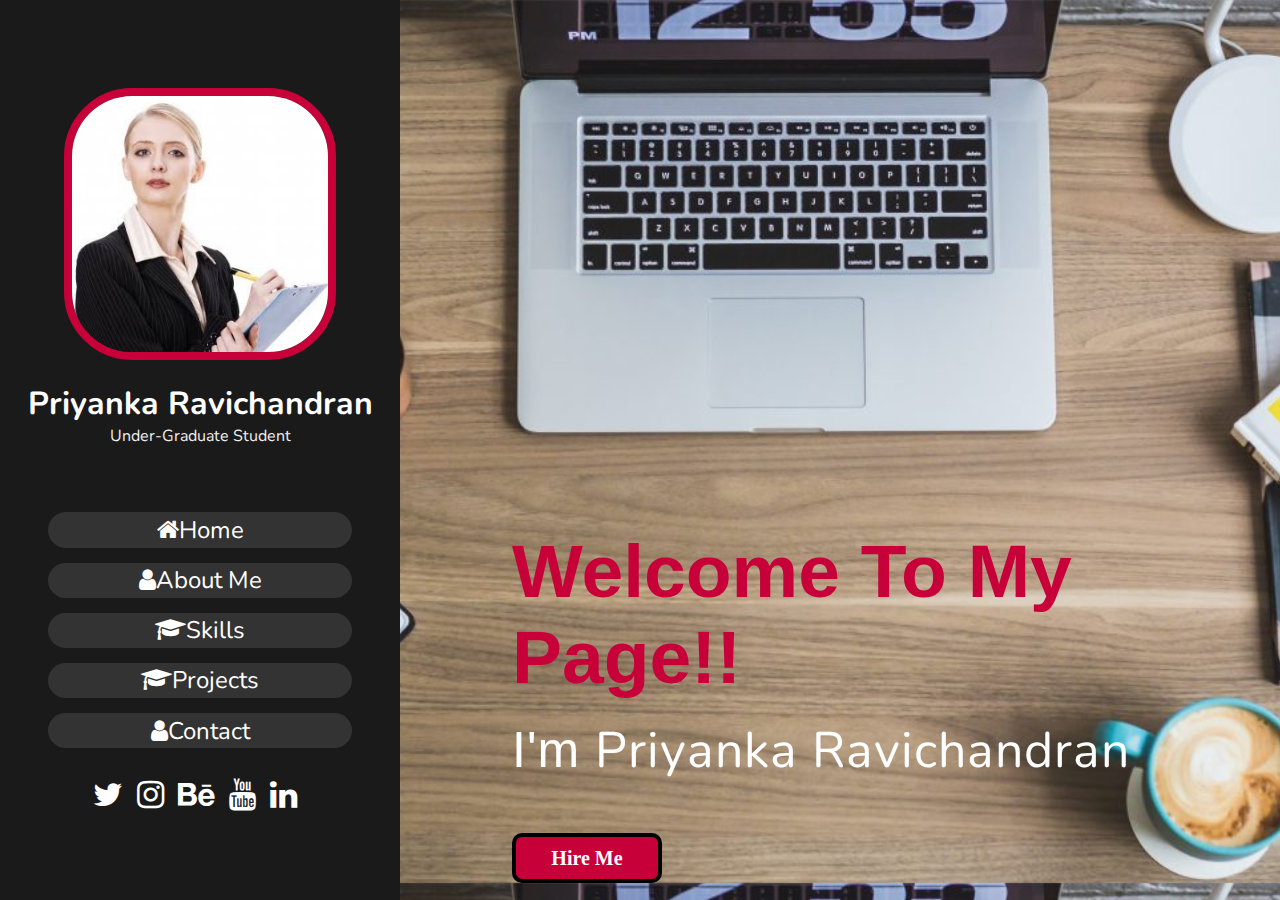
<file: Index.html>
<!DOCTYPE html>
<html lang="en">

<head>
    <meta charset="UTF-8">
    <meta http-equiv="X-UA-Compatible" content="IE=edge">
    <meta name="viewport" contents="width=device-width, initial-scale=1.0">
    <title>Home Page</title>
    <link rel="stylesheet" href="https://cdnjs.cloudflare.com/ajax/libs/font-awesome/5.15.2/css/all.min.css">
    <link rel="stylesheet" href="https://cdnjs.cloudflare.com/ajax/libs/font-awesome/4.7.0/css/font-awesome.min.css">
    <link rel="stylesheet" type="text/css" href="style.css">
    <link href='https://cdn.jsdelivr.net/npm/boxicons@2.0.5/css/boxicons.min.css' rel='stylesheet'>
    <link rel="stylesheet" href="https://cdnjs.cloudflare.com/ajax/libs/font-awesome/4.7.0/css/font-awesome.min.css">
</head>

<body style="background-image: url('picture.jpg'); background-size: cover;">
    <div class="homepage">
    <header>
        <div class="user">
            <img src="pro.jpeg" alt="">
            <h3 class="name">Priyanka Ravichandran</h3>
            <p class="post">Under-Graduate Student</p>
        </div>
        <nav class="navbar">
            <a href="#" class="logo"></a>
            <ul>
                <li class="active"><a href="Index.html"> <i class="fa fa-home"></i><span>Home</span></a></li>
                <li><a href="about.html"><i class="fa fa-user"></i><span>About Me</span></a></li>
                <li><a href="skills.html"><i class="fa fa-graduation-cap"></i><span>Skills</span></a></li>
                <li><a href="projects.html"><i class="fa fa-graduation-cap"></i><span>Projects</span></a></li>
                <li><a href="contact.html"><i class="fa fa-user"></i><span>Contact</span></a></li>
            </ul>
        </nav>
        <div class="social">
            <a href="#" class=""></a>
            <a href="#" class="fa fa-twitter fa-2x"></a>
            <a href="#" class="fa fa-instagram fa-2x"></a>
            <a href="#" class="fa fa-behance fa-2x"></a>
            <a href="#" class="fa fa-youtube fa-2x"></a>
            <a href="#" class="fa fa-linkedin fa-2x"></a>
        </div>
    </header>
    <div class="text-container">
        <p>Welcome to my page!!</p>
        <p>I'm <span>Priyanka Ravichandran</span></p>
        <button class="hire-btn">Hire me</button>
    </div>

    
    <script src="https://cdnjs.cloudflare.com/ajax/libs/jquery/3.6.0/jquery.min.js"></script>

    <script src="script.js"></script>
</div>
</body>

</html>
</file>
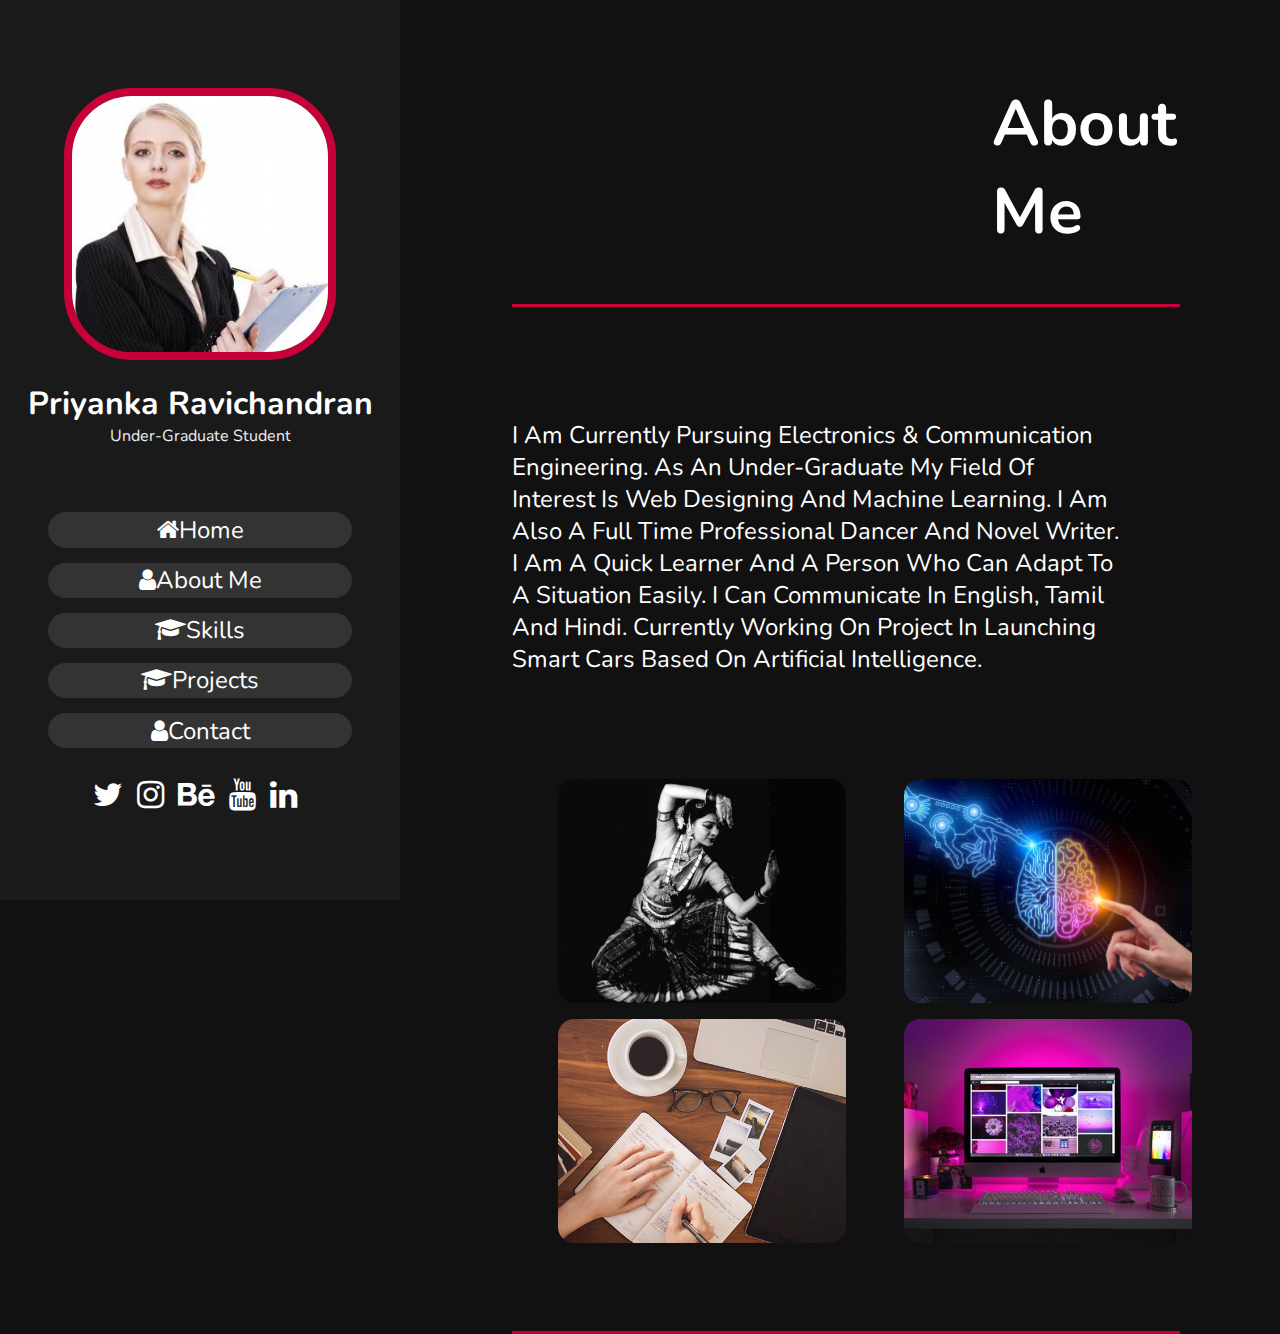
<file: about.html>
<!DOCTYPE html>
<html><head>


    <meta charset="UTF-8">
    <meta http-equiv="X-UA-Compatible" content="IE=edge">
    <meta name="viewport" contents="width=device-width, initial-scale=1.0">
    <title>About me</title>
    <link href='https://cdn.jsdelivr.net/npm/boxicons@2.0.5/css/boxicons.min.css' rel='stylesheet'>
    <link rel="stylesheet" href="https://cdnjs.cloudflare.com/ajax/libs/font-awesome/4.7.0/css/font-awesome.min.css">
    <link rel="stylesheet" href="https://cdnjs.cloudflare.com/ajax/libs/font-awesome/5.15.2/css/all.min.css">
    <link rel="stylesheet" type="text/css" href="style.css">
    <link rel="stylesheet" href="https://cdnjs.cloudflare.com/ajax/libs/font-awesome/4.7.0/css/font-awesome.min.css">
</head>


<body>
    <div class="aboutme">
    <header>
        <div class="user">
            <img src="pro.jpeg" alt="">
            <h3 class="name">Priyanka Ravichandran</h3>
            <p class="post">Under-Graduate Student</p>
        </div>
        <nav class="navbar">
            <a href="#" class="logo"></a>
            <ul>
                <li class="active"><a href="Index.html"> <i class="fa fa-home"></i><span>Home</span></a></li>
                <li><a href="about.html"><i class="fa fa-user"></i><span>About me</span></a></li>
                <li><a href="skills.html"><i class="fa fa-graduation-cap"></i><span>Skills</span></a></li>
                <li><a href="projects.html"><i class="fa fa-graduation-cap"></i><span>Projects</span></a></li>
                <li><a href="contact.html"><i class="fa fa-user"></i><span>Contact</span></a></li>
            </ul>
        </nav>
        <div class="social">
            <a href="#" class=""></a>
            <a href="#" class="fa fa-twitter fa-2x"></a>
            <a href="#" class="fa fa-instagram fa-2x"></a>
            <a href="#" class="fa fa-behance fa-2x"></a>
            <a href="#" class="fa fa-youtube fa-2x"></a>
            <a href="#" class="fa fa-linkedin fa-2x"></a>
        </div>
    </header>

    <div class="abouts" id="about">
        <h1> <span>about</span> me </h1>
        <hr style="color: var(--pink);">

    </div>
    <hr class="hr">
    <div class="information1">
        <p>I am currently pursuing Electronics & Communication Engineering.
            As an Under-Graduate my field of interest is Web Designing and Machine Learning. 
            I am also a full time Professional Dancer and Novel writer. I am a quick learner
            and a person who can adapt to a situation easily. I can communicate in English, Tamil 
            and Hindi. Currently working on project in Launching Smart cars based on Artificial Intelligence.

        </p>
    </div>
    <section class="portfolio" id="portfolio">
        <div class="box-container">

            <div class="box">
                <img src="dance.jpg" alt="">
            </div>

            <div class="box">
                <img src="ai.jpg" alt="">
            </div>

            <div class="box">
                <img src="writing.png" alt="">
            </div>

            <div class="box">
                <img src="Web.jpeg" alt="">
            </div>
            
        </div>
    </section>
    <hr class="hr" style="margin-top: 5rem;">
</div>
    <script src="https://cdnjs.cloudflare.com/ajax/libs/jquery/3.6.0/jquery.min.js"></script>
    <script src="script.js"></script>
</body>

</html>
</file>
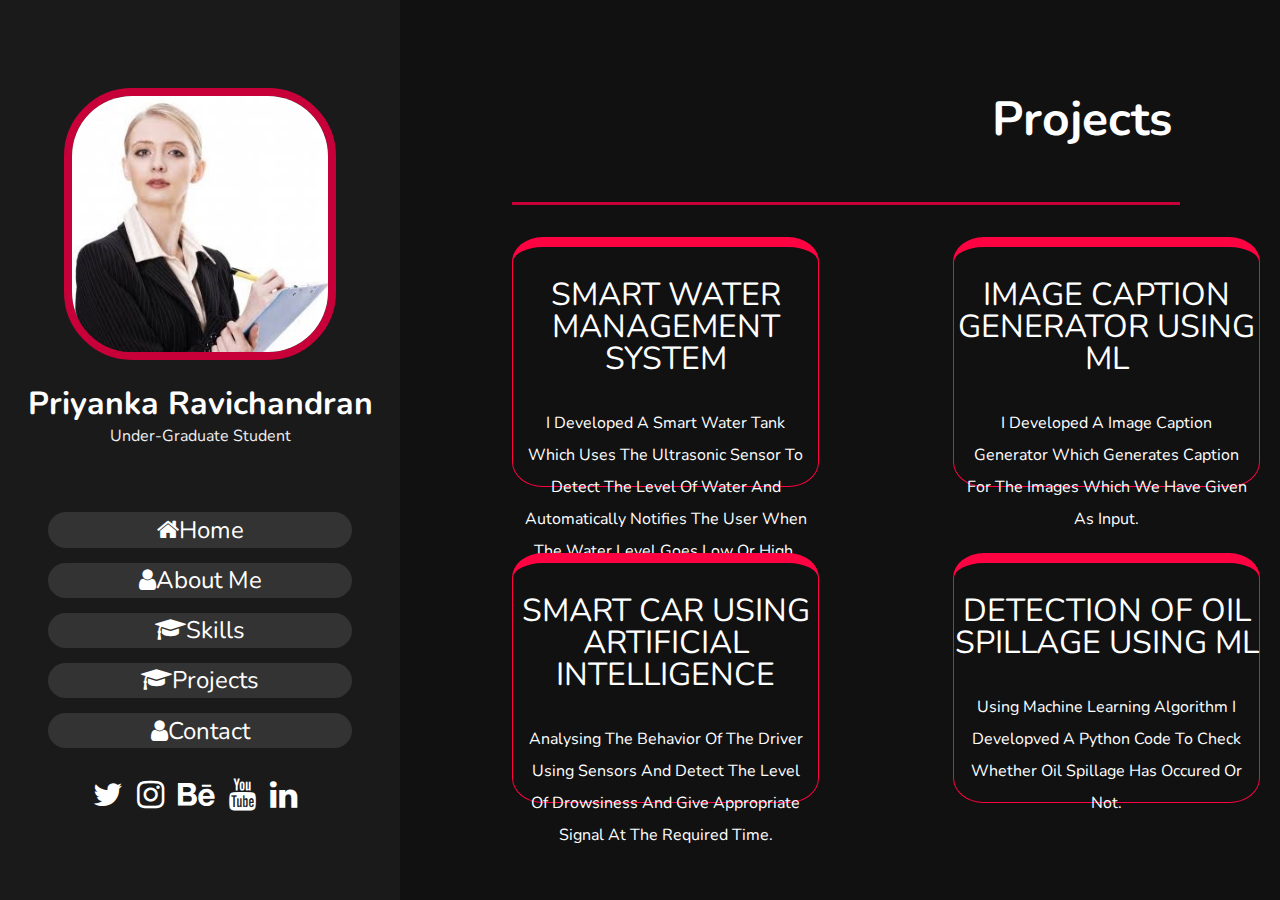
<file: projects.html>
<!DOCTYPE html>
<html lang="en">

<head>
    <meta charset="UTF-8">
    <meta http-equiv="X-UA-Compatible" content="IE=edge">
    <meta name="viewport" contents="width=device-width, initial-scale=1.0">
    <title>Projects</title>
    <link href='https://cdn.jsdelivr.net/npm/boxicons@2.0.5/css/boxicons.min.css' rel='stylesheet'>
    
    <link rel="stylesheet" href="https://cdnjs.cloudflare.com/ajax/libs/font-awesome/4.7.0/css/font-awesome.min.css"><link rel="stylesheet" href="https://cdnjs.cloudflare.com/ajax/libs/font-awesome/5.15.2/css/all.min.css">
    <link rel="stylesheet" type="text/css" href="style.css">
    <link rel="stylesheet" href="https://cdnjs.cloudflare.com/ajax/libs/font-awesome/4.7.0/css/font-awesome.min.css">
</head>

<body>
  <header>
    <div class="user">
      <img src="pro.jpeg" alt="">
      <h3 class="name">Priyanka Ravichandran</h3>
      <p class="post">Under-Graduate Student</p>
    </div>
        <nav class="navbar">
        <a href="#" class="logo"></a>
        <ul>
            <li class="active"><a href="Index.html"> <i class="fa fa-home"></i><span>Home</span></a></li>
            <li><a href="about.html"><i class="fa fa-user"></i><span>About Me</span></a></li>
            <li><a href="skills.html"><i class="fa fa-graduation-cap"></i><span>Skills</span></a></li>
            <li><a href="projects.html"><i class="fa fa-graduation-cap"></i><span>Projects</span></a></li>
            <li><a href="contact.html"><i class="fa fa-user"></i><span>Contact</span></a></li>
        </ul>
    </nav>
    <div class="social">
        <a href="#" class=""></a>
        <a href="#" class="fa fa-twitter fa-2x"></a>
        <a href="#" class="fa fa-instagram fa-2x"></a>
        <a href="#" class="fa fa-behance fa-2x"></a>
        <a href="#" class="fa fa-youtube fa-2x"></a>
        <a href="#" class="fa fa-linkedin fa-2x"></a>
    </div>
    </header>

    <div class="cov1" id="project">
        <h1 style="margin-top: -4rem;">Projects</h1><br><br><br>
        <hr class="hr">
        <div class="pro" style="margin-left: 0px;"> 
            <p>SMART WATER MANAGEMENT SYSTEM</p><br> 
            <p>I developed a smart water tank which uses the ultrasonic sensor to detect the level of water and automatically notifies the user when the water level goes low or high.</p> 
            </div>
            <div class="pro"  style="margin-left: 130px"> 
            <p>IMAGE CAPTION GENERATOR USING ML</p><br> 
            <p>I developed a image caption generator which generates caption for the images which we have given as input.</p>   
        </div> 
        <br><br><br><br>
        <div class="pro"> 
            <p>SMART CAR USING ARTIFICIAL INTELLIGENCE</p><br> 
            <p>Analysing the behavior of the driver using sensors and detect the level of drowsiness and give appropriate signal at the required time. </p>   
        </div> 
        <div class="pro"  style="margin-left: 130px"> 
            <p>DETECTION OF OIL SPILLAGE USING ML</p><br> 
            <p>Using Machine Learning Algorithm I developved a python code to check whether oil spillage has occured or not.</p>   
        </div> 
    </div>
</div>


<script src="https://cdnjs.cloudflare.com/ajax/libs/jquery/3.6.0/jquery.min.js"></script>


<script src="script.js"></script>
</body>

</html>
</file>
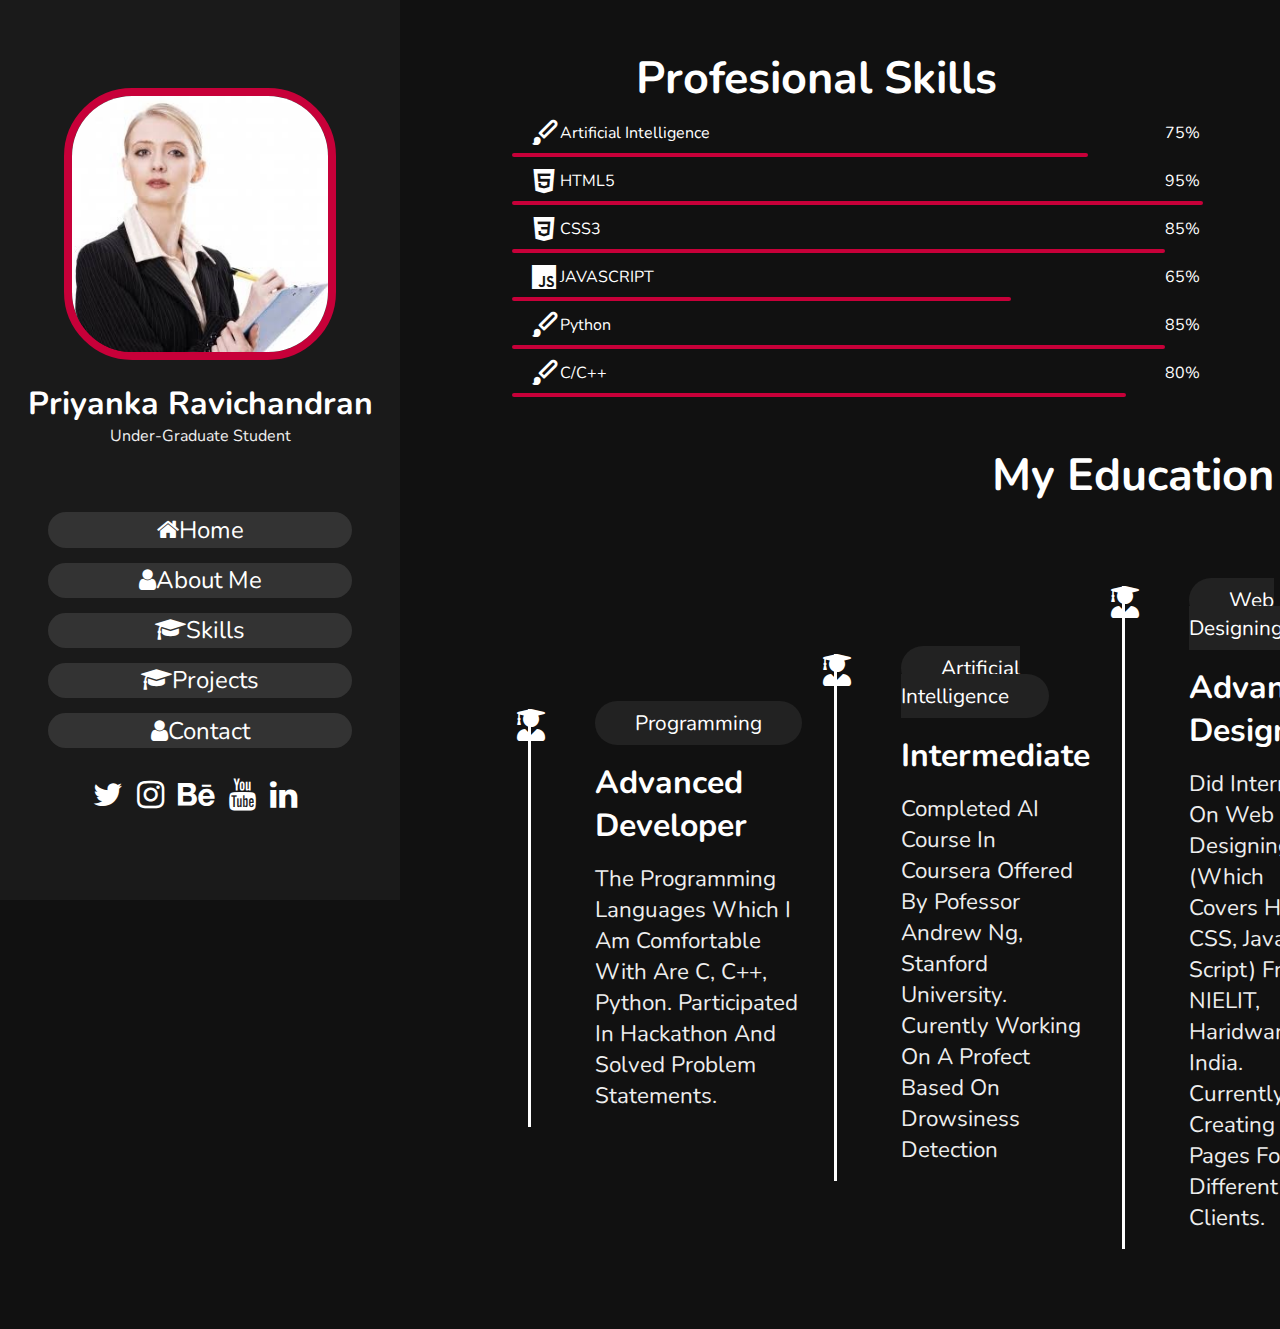
<file: skills.html>
<!DOCTYPE html>
<html lang="en">

<head>
    <meta charset="UTF-8">
    <meta http-equiv="X-UA-Compatible" content="IE=edge">
    <meta name="viewport" contents="width=device-width, initial-scale=1.0">
    <title>Skills</title>
    <link href='https://cdn.jsdelivr.net/npm/boxicons@2.0.5/css/boxicons.min.css' rel='stylesheet'>
    <link rel="stylesheet" href="https://cdnjs.cloudflare.com/ajax/libs/font-awesome/4.7.0/css/font-awesome.min.css">
    <link rel="stylesheet" href="https://cdnjs.cloudflare.com/ajax/libs/font-awesome/5.15.2/css/all.min.css">
    <link rel="stylesheet" type="text/css" href="style.css">
    <link rel="stylesheet" href="https://cdnjs.cloudflare.com/ajax/libs/font-awesome/4.7.0/css/font-awesome.min.css">
</head>

<body>
  <header>
    <div class="user">
      <img src="pro.jpeg" alt="">
      <h3 class="name">Priyanka Ravichandran</h3>
      <p class="post">Under-Graduate Student</p>
    </div>
        <nav class="navbar">
        <a href="#" class="logo"></a>
        <ul>
            <li class="active"><a href="Index.html"> <i class="fa fa-home"></i><span>Home</span></a></li>
            <li><a href="about.html"><i class="fa fa-user"></i><span>About Me</span></a></li>
            <li><a href="skills.html"><i class="fa fa-graduation-cap"></i><span>Skills</span></a></li>
            <li><a href="projects.html"><i class="fa fa-graduation-cap"></i><span>Projects</span></a></li>
            <li><a href="contact.html"><i class="fa fa-user"></i><span>Contact</span></a></li>
        </ul>
    </nav>
    <div class="social">
        <a href="#" class=""></a>
        <a href="#" class="fa fa-twitter fa-2x"></a>
        <a href="#" class="fa fa-instagram fa-2x"></a>
        <a href="#" class="fa fa-behance fa-2x"></a>
        <a href="#" class="fa fa-youtube fa-2x"></a>
        <a href="#" class="fa fa-linkedin fa-2x"></a>
    </div>
    </header>
    
            <section class="skills section" id="skills">
                <div class="skills_container bd-grid">          
                    <div>
                        <h2 class="skills_subtitle" style="margin-left: -10rem;">Profesional Skills</h2>
                        <div class="skills_data">
                            <div class="skills_names">
                                <i class='bx bxs-paint skills_icon'></i>
                                <span class="skills_name">Artificial Intelligence</span>
                            </div>
                            <div class="skills_bar skills_ai">
                                
                            </div>
                            <div>
                                <span class="skills_percentage">75%</span>
                            </div>
                        </div>
                        <div class="skills_data">
                            <div class="skills_names">
                                <i class='bx bxl-html5 skills_icon'></i>
                                <span class="skills_name">HTML5</span>
                            </div>
                            <div class="skills_bar skills_html">

                            </div>
                            <div>
                                <span class="skills_percentage">95%</span>
                            </div>
                        </div>
                        <div class="skills_data">
                            <div class="skills_names">
                                <i class='bx bxl-css3 skills_icon'></i>
                                <span class="skills_name">CSS3</span>
                            </div>
                            <div class="skills_bar skills_css">
                                
                            </div>
                            <div>
                                <span class="skills_percentage">85%</span>
                            </div>
                        </div>
                        <div class="skills_data">
                            <div class="skills_names">
                                <i class='bx bxl-javascript skills_icon' ></i>
                                <span class="skills_name">JAVASCRIPT</span>
                            </div>
                            <div class="skills_bar skills_js">
                                
                            </div>
                            <div>
                                <span class="skills_percentage">65%</span>
                            </div>
                        </div>
                        <div class="skills_data">
                            <div class="skills_names">
                                <i class='bx bxs-paint skills_icon'></i>
                                <span class="skills_name">Python</span>
                            </div>
                            <div class="skills_bar skills_python">
                                
                            </div>
                            <div>
                                <span class="skills_percentage">85%</span>
                            </div>
                        </div>
                        
                        <div class="skills_data">
                            <div class="skills_names">
                                <i class='bx bxs-paint skills_icon'></i>
                                <span class="skills_name">C/C++</span>
                            </div>
                            <div class="skills_bar skills_c">
                                
                            </div>
                            <div>
                                <span class="skills_percentage">80%</span>
                            </div>
                        </div>
                    </div>
                    
                </div>
            </section>


            <section class="education" id="education">

                <h1 class="heading"> my <span>education</span> </h1>
                <div class="box-container">                
                    <div class="box">
                        <i class="fas fa-user-graduate"></i>
                        <span>Programming</span>
                        <h3>Advanced Developer</h3>
                        <p>The Programming languages which I am comfortable with are C, C++, Python. Participated in Hackathon and solved problem statements.</p>
                    </div>
                
                    <div class="box">
                        <i class="fas fa-user-graduate"></i>
                        <span>Artificial Intelligence</span>
                        <h3>Intermediate</h3>
                        <p>Completed AI course in Coursera offered by Pofessor Andrew Ng, Stanford University. Curently working on a profect based on Drowsiness Detection</p>
                    </div>
                    <div class="box">
                        <i class="fas fa-user-graduate"></i>
                        <span>Web Designing</span>
                        <h3>Advanced Designer</h3>
                        <p>Did internship on Web Designing (which covers HTML, CSS, Java script) from NIELIT, Haridwar, India. Currently creating web pages for different clients. </p>
                    </div>                
                </div>
                
                </section>
                
<script src="https://cdnjs.cloudflare.com/ajax/libs/jquery/3.6.0/jquery.min.js"></script>

<script src="script.js"></script>
</body>

</html>
</file>
<file: style.css>
@import url('https://fonts.googleapis.com/css2?family=Nunito:wght@200;300;400;600&display=swap');


:root{
    --pink:#C70039;
}



body{
    background:#111;
    overflow-x: hidden;
    padding-left: 32rem;
    
}

*{
    font-family: 'Nunito', sans-serif;
    margin:0; padding:0;
    box-sizing: border-box;
    text-decoration: none;
    outline: none; border:none;
    text-transform: capitalize;
    transition: all .2s linear;
}


header{
    position: fixed;
    top:0; left:0;
    z-index: 1000;
    height:100%;
    width:25rem;
    background:#1a1a1a;
    display: flex;
    align-items: center;
    justify-content: center;
    flex-flow: column;
    text-align: center;
    
}

header .user img{
    height:17rem;
    width:17rem;
    border-radius: 25%;
    object-fit: cover;
    margin-bottom: 1rem;
    border:.5rem solid var(--pink);
}
header .user .name{
    font-size: 2.0rem;
    color:#fff;
}

header .user .post{
    font-size: 1rem;
    color:#eee;
    margin-bottom: 3rem;
}
header .navbar{
    width:100%;
}

header .navbar ul{
    list-style: none;
    padding:1rem 3rem;
}
header .navbar ul li a{
    display: block;
    padding:0.1rem;
    margin:0.1rem 0;
    background:#333;
    color:#fff;
    margin-bottom: 15px;
    font-size: 1.5rem;
    border-radius: 2.5rem;
}

header .navbar ul li a:hover{
    background:var(--pink);
}

.text-container{
    
    margin-top: 15rem;
    color:white;
}
.text-container button{
    width:150px;
    height:50px;
    border-radius:10px;
    font-family:calibri;
    font-weight: bold;
    font-size: 20px;
    outline: none;
}
.text-container p:nth-child(1){
    font-family:sans-serif;
    font-weight: bold;
    font-size:75px;
    margin-top: 33rem;
    margin-bottom: 1rem;
    color: var(--pink);
}
.text-container p:nth-child(2){
    font-family:Arial, Helvetica, sans-serif;
    /*font-weight: bold;*/
    letter-spacing: 1px;
    
    font-size:50px;
}

.hire-btn{
    margin-top: 3rem;
    border:4px solid black;;
    color:white;
    background-color:var(--pink);
}
button:active{
    transform:scale(1.1);
}

.fa-behance{
    color: white;
    margin-right: 10px;
}
.fa-twitter{
    color: white;
    margin-right: 10px;
}
.fa-youtube{
    color: white;
    margin-right: 10px;
}
.fa-linkedin{
    color: white;
    margin-right: 10px;
}
.fa-instagram{
    color: white;
    margin-right: 10px;
}
.social :hover{
    color: var(--pink);
}
.typed {
    color: #fff;
    padding-bottom: 4px;
    letter-spacing: 1px;
    border-bottom: 3px solid #149ddd;
  }

/*about page*/
.information1{
    /*position: relative;*/
    padding-top: 5rem;
    border: 2px white;
    margin-top: 2rem;
    color: white;
    font-size: 1.5rem;
    line-height: 2rem;
    padding-right: 10rem;
    margin-bottom: 6rem;
}
.hr{
    height:3px;
    border-width:0;
    color:var(--pink);
    margin-right: 100px;
    background-color:var(--pink);
}
#about {
    font-size: 2rem;
    color: white;
    margin-top: 5rem;
    padding-left: 30rem;
    margin-bottom: 3rem;
}

.portfolio .box-container{
    display: flex;
    align-items: center;
    justify-content: center;
    flex-wrap: wrap;
    padding:1rem 1rems;
    /*padding-left: 0;
    margin-left: 0px;
*/}

.portfolio .box-container .box{
    height: 14rem;
    width:18rem;
    border-radius: 1rem;
    margin:0.5rem;
    overflow: hidden;
    margin-right: 3.1rem;
    cursor: pointer;
}


.portfolio .box-container .box img{

    height:100%;
    width:100%;
    object-fit: cover;
}

.portfolio .box-container .box:hover img{
    transform: scale(1.2);
}


/* skills*/
.skills_container{
    row-gap: 3rem;
    text-align: center;
  }
  .skills_subtitle{
    margin-top: 3rem;
    font-size: 45px;
    color:white;
    margin-left: -3rem;
  }
  .skills_data{
    display: flex;
    justify-content: space-between;
    align-items: center;
    position: relative;
    padding: .5rem 1rem;
    border-radius: .5rem;
    padding-right: 5rem;

  }
  .skills_icon{
    font-size: 2rem;
    margin-right: var(--mb-2);
    color: white;
  }
  .skills_names{
    display: flex;
    align-items: center;
    color: white;
  }
  .skills_names :hover{
    color: var(--pink);
  }
  .skills_bar{
    position: absolute;
    left: 0;
    bottom: 0;
    background-color:var(--pink);
    height: .25rem;
    border-radius: .5rem;
}
  .skills_percentage{
      color:white;
  }
  .skills_html{
    width: 90%;
  }
  .skills_css{
    width: 85%;
  }
  .skills_js{
    width: 65%;
  }
  .skills_python{
    width: 85%;
  }
  .skills_ai{
    width: 75%;
  }
  .skills_c{
    width: 80%;
  }
  

  .education .box-container{
    display: flex;
    align-items: center;
    justify-content: space-around;
   /* flex-wrap: wrap;*/
    padding:1rem 0;
    padding-left: -1rem;
}

.education .box-container .box{
    width:27rem;
    margin:4rem 1rem;
    padding-left: 4rem;
    border-left: .2rem solid #fff;
    position: relative;
}

.education .box-container .box span{
    font-size: 1.3rem;
    background:#222;
    color:#fff;
    border-radius: 5rem;
    padding:.5rem 2.5rem;
}

.education .box-container .box h3{
    font-size: 2rem;
    color:#fff;
    padding-top: 1.5rem;
}

.education .box-container .box p{
    font-size: 1.4rem;
    color:#eee;
    padding: 1rem 0;
}

.education .box-container .box i{
    position: absolute;
    top:-1.5rem; left:-2.5rem;
    height:5rem;
    width: 5rem;
    border-radius: 50%;
    line-height: 5rem;
    text-align: center;
    font-size: 2rem;
    color:#fff;
}
.education .heading{
    margin-top: 3rem;
    margin-left: 30rem;
    font-size: 45px;
    color:white;
}

/* PROJECTS */
.cov1{
    margin-top:150px;  
    }
.cov1 .pro p:nth-child(1){
    color:white;
    font-size: 2rem;
    margin-top: 2rem;
}
.cov1 .pro p:nth-child(3){

    color:white;
    padding-left: 10px;
    padding-right: 10px;
}
.cov1 h1{
    color:White;
    font-size: 3rem;
    margin-top: 2rem;
    padding-left: 30rem;
}
.cov1 h1:hover{
    color:var(--pink);

}
.cov1 .hr{
    margin-top: -1rem;
    margin-bottom: 2rem;
}

.intern h1{
    color:var(--pink);
    font-size: 3rem;
    margin-top: 2rem;
}

.pro{
        display:inline-block;
        vertical-align:top;
        border:1px solid  rgb(255, 2, 65);
        width:40%;
        height:250px;
        border-radius:10%;
        border-top:10px solid rgb(255, 2, 65);
        text-align:center;
        line-height: 2rem;
      }


/*CONTACT SECTION*/

@import url("https://fonts.googleapis.com/css2?family=Poppins:wght@100;200;300;400;500;600;700;800&display=swap");

* {
  margin: 0;
  padding: 0;
  box-sizing: border-box;
}

input,
textarea {
  font-family: "Poppins", sans-serif;
}

.container {
  position: relative;
  width: 100%;
  min-height: 100vh;
  padding: 2rem;
  overflow: hidden;
  display: flex;
  align-items: center;
  justify-content: center;
}

.form {
  width: 100%;
  max-width: 820px;
  background-color: #fff;
  border-radius: 10px;
  box-shadow: 0 0 20px 1px rgba(0, 0, 0, 0.1);
  z-index: 1000;
  overflow: hidden;
  display: grid;
  grid-template-columns: repeat(2, 1fr);
}

.contact-form {
  background-color: var(--pink);
  position: relative;
}

.circle {
  border-radius: 50%;
  background: linear-gradient(135deg, transparent 20%, --pink);
  position: absolute;
}

.circle.one {
  width: 100px;
  height: 100px;
  top: 100px;
  right: -40px;
}

.circle.two {
  width: 80px;
  height: 80px;
  top: 10px;
  right: 30px;
}

.contact-form:before {
  content: "";
  position: absolute;
  width: 26px;
  height: 26px;
  background-color: var(--pink);
  transform: rotate(45deg);
  top: 50px;
  left: -13px;
}

form {
  padding: 2.3rem 2.2rem;
  z-index: 10;
  overflow: hidden;
  position: relative;
}

.title {
  color: #fff;
  font-weight: 500;
  font-size: 1.5rem;
  line-height: 1;
  margin-bottom: 0.7rem;
}

.input-container {
  position: relative;
  margin: 1rem 0;
}

.input {
  width: 100%;
  outline: none;
  border: 2px solid #fafafa;
  background: none;
  padding: 0.6rem 1.2rem;
  color: #fff;
  font-weight: 500;
  font-size: 0.95rem;
  letter-spacing: 0.5px;
  border-radius: 25px;
  transition: 0.3s;
}

textarea.input {
  padding: 0.8rem 1.2rem;
  min-height: 150px;
  border-radius: 22px;
  resize: none;
  overflow-y: auto;
}

.input-container label {
  position: absolute;
  top: 50%;
  left: 15px;
  transform: translateY(-50%);
  padding: 0 0.4rem;
  color: #fafafa;
  font-size: 0.9rem;
  font-weight: 400;
  pointer-events: none;
  z-index: 1000;
  transition: 0.5s;
}

.input-container.textarea label {
  top: 1rem;
  transform: translateY(0);
}

.btn {
  padding: 0.6rem 1.3rem;
  background-color: #fff;
  border: 2px solid #fafafa;
  font-size: 0.95rem;
  color: var(--pink);
  line-height: 1;
  border-radius: 25px;
  outline: none;
  cursor: pointer;
  transition: 0.3s;
  margin: 0;
}

.btn:hover {
  background-color: transparent;
  color: #fff;
}

.input-container span {
  position: absolute;
  top: 0;
  left: 25px;
  transform: translateY(-50%);
  font-size: 0.8rem;
  padding: 0 0.4rem;
  color: transparent;
  pointer-events: none;
  z-index: 500;
}

.input-container span:before,
.input-container span:after {
  content: "";
  position: absolute;
  width: 10%;
  opacity: 0;
  transition: 0.3s;
  height: 5px;
  background-color: var(--pink);
  top: 50%;
  transform: translateY(-50%);
}

.input-container span:before {
  left: 50%;
}

.input-container span:after {
  right: 50%;
}

.input-container.focus label {
  top: 0;
  transform: translateY(-50%);
  left: 25px;
  font-size: 0.8rem;
}

.input-container.focus span:before,
.input-container.focus span:after {
  width: 50%;
  opacity: 1;
}

.contact-info {
  padding: 2.3rem 2.2rem;
  position: relative;
}

.contact-info .title {
  color: var(--pink);
}

.text {
  color: #333;
  margin: 1.5rem 0 2rem 0;
}

.information {
    margin-bottom: 5rem;
  display: flex;
  color: #555;
  margin: 0.8rem 0;
  align-items: center;
  font-size: 0.95rem;
}

.icon {
  width: 28px;
  margin-right: 0.7rem;
}




.contact-info:before {
  content: "";
  position: absolute;
  width: 110px;
  height: 100px;
  border: 22px solid #fc0f2f;
  border-radius: 50%;
  bottom: -77px;
  right: 50px;
  opacity: 0.3;
}

.big-circle {
  position: absolute;
  width: 500px;
  height: 500px;
  border-radius: 50%;
  background: linear-gradient(to bottom, #fc0f2f,var(--pink));
  bottom: 50%;
  right: 50%;
  transform: translate(-40%, 38%);
}

.big-circle:after {
  content: "";
  position: absolute;
  width: 360px;
  height: 360px;
  background-color: black;
  border-radius: 50%;
  top: calc(50% - 180px);
  left: calc(50% - 180px);
}

.square {
  position: absolute;
  height: 400px;
  top: 50%;
  left: 50%;
  transform: translate(181%, 11%);
  opacity: 0.2;
}

@media (max-width: 850px) {
  .form {
    grid-template-columns: 1fr;
  }

  .contact-info:before {
    bottom: initial;
    top: -75px;
    right: 65px;
    transform: scale(0.95);
  }

  .contact-form:before {
    top: -13px;
    left: initial;
    right: 70px;
  }

  .square {
    transform: translate(140%, 43%);
    height: 350px;
  }

  .big-circle {
    bottom: 75%;
    transform: scale(0.9) translate(-40%, 30%);
    right: 50%;
  }

  .text {
    margin: 1rem 0 1.5rem 0;
  }

  .social-media {
    padding: 1.5rem 0 0 0;
  }
}

@media (max-width: 480px) {
  .container {
    padding: 1.5rem;
  }

  .contact-info:before {
    display: none;
  }

  .square,
  .big-circle {
    display: none;
  }

  form,
  .contact-info {
    padding: 1.7rem 1.6rem;
  }

  .text,
  .information,
  .social-media p {
    font-size: 0.8rem;
  }

  .title {
    font-size: 1.15rem;
  }

  .social-icons a {
    width: 30px;
    height: 30px;
    line-height: 30px;
  }

  .icon {
    width: 23px;
  }

  .input {
    padding: 0.45rem 1.2rem;
  }

  .btn {
    padding: 0.45rem 1.2rem;
  }
}


/* media queries  */

@media (max-width:1200px){

  html{
      font-size: 55%;
  }

  .home{
      padding:1rem 4rem;
  }

}

@media (max-width:991px){

 header{
     left:-120%;
 }

 #menu{
     display: block;
 }

 header.toggle{
  left:0%;
 }

 body{
     padding:0;
 }

}

@media (max-width:768px){

  html{
      font-size: 50%;
  }

}

@media (max-width:400px){

  header{
      width: 100vw;
  }

  .heading{
      margin:0 3rem;
  }

  .about .portfolio .box-container .box{
      width: 100%;
  }
  .about .information1{
    width: 100%;
}

  .skill .box-container .box{
      width:100%;
  }

  .portfolio .box-container .box{
      width:100%;
  }

  .contact .row form{
      margin:3rem 0;
  }

}
</file>
